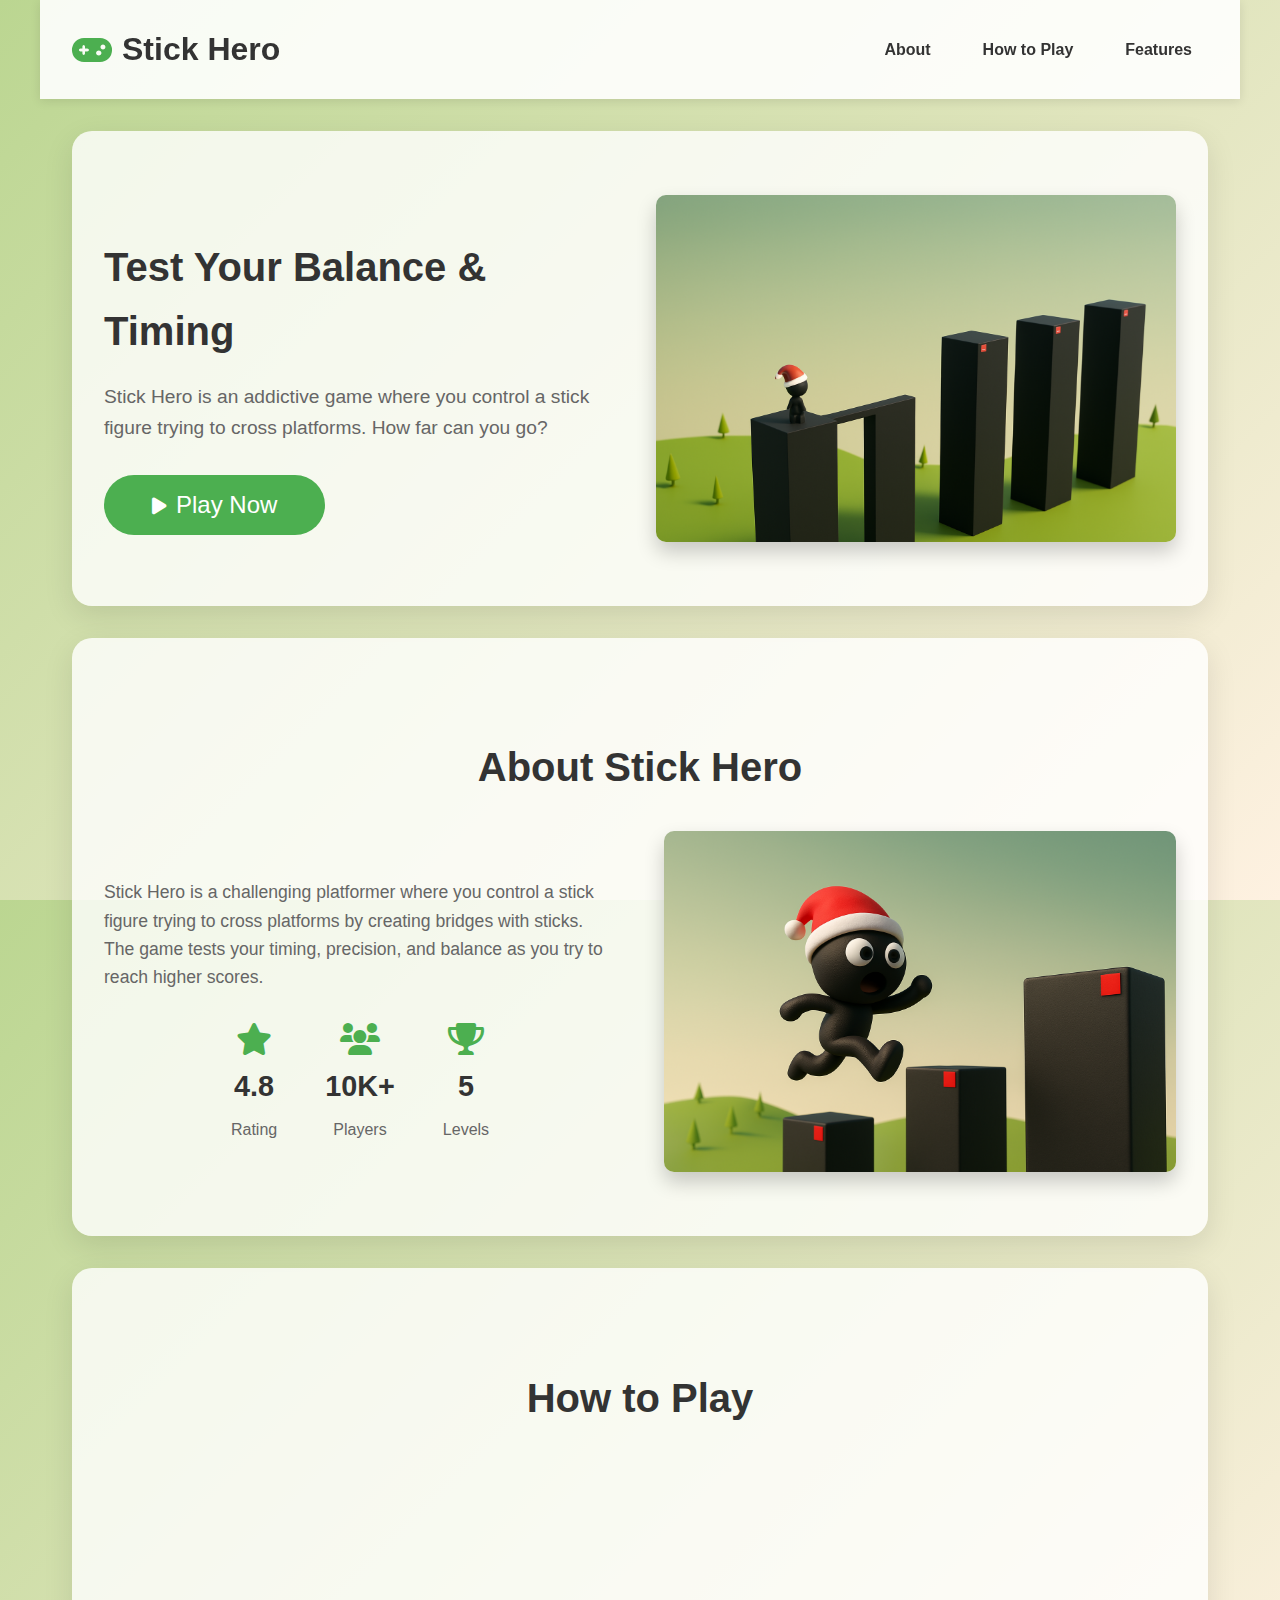
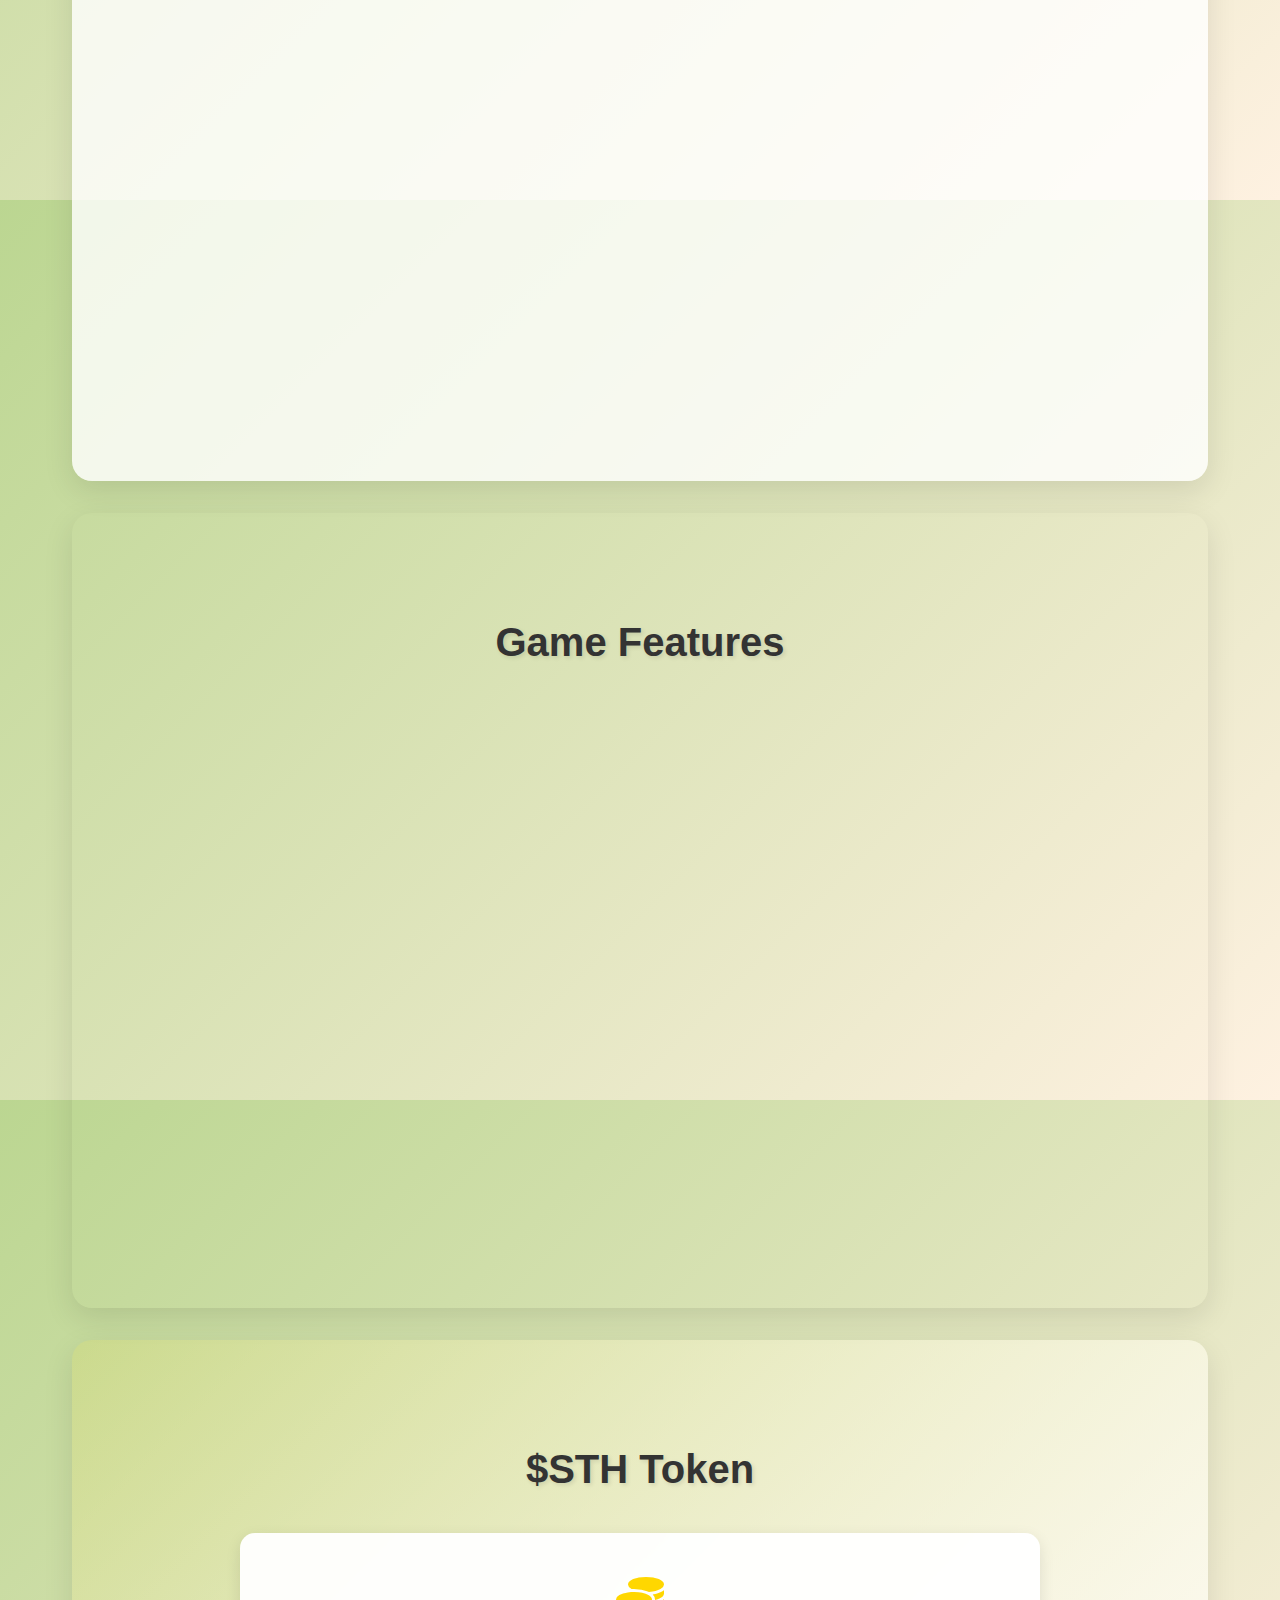
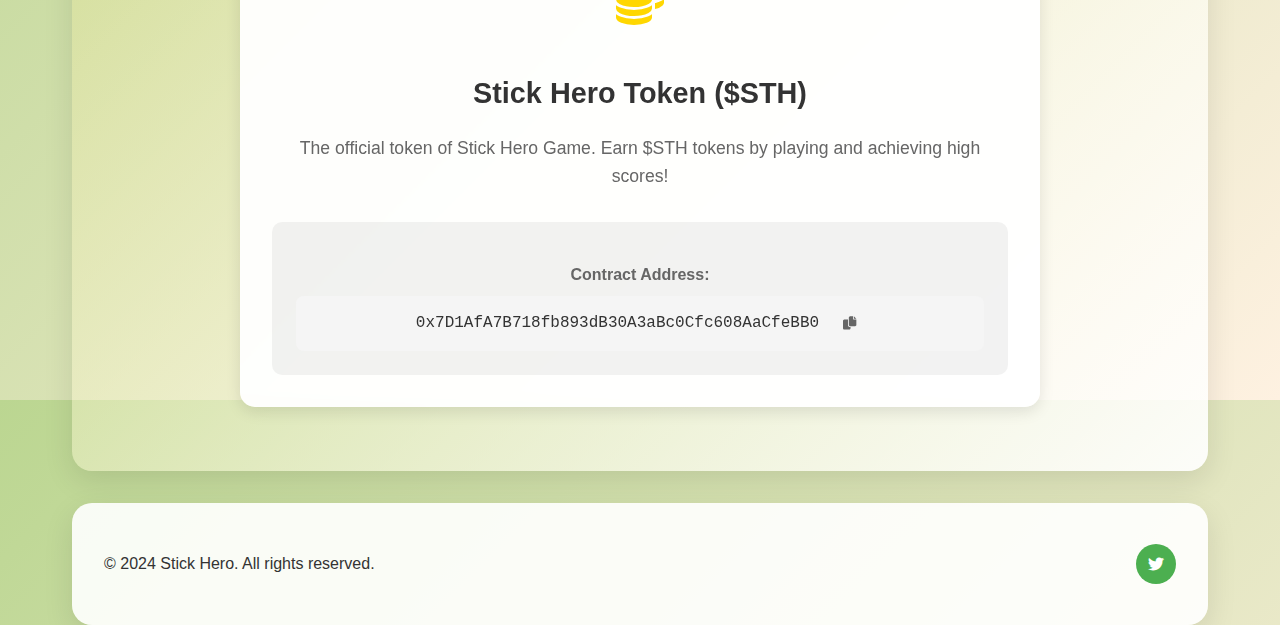
<file: index.html>
<!DOCTYPE html>
<html lang="en">
<head>
    <meta charset="UTF-8">
    <meta name="viewport" content="width=device-width, initial-scale=1.0, maximum-scale=1.0, user-scalable=no">
    <meta name="apple-mobile-web-app-capable" content="yes">
    <meta name="mobile-web-app-capable" content="yes">
    <title>Stick Hero Game</title>
    <link rel="stylesheet" href="styles.css">
    <link rel="stylesheet" href="https://cdnjs.cloudflare.com/ajax/libs/font-awesome/6.0.0-beta3/css/all.min.css">
</head>
<body>
    <div class="landing-container">
        <header class="game-header">
            <div class="logo">
                <i class="fas fa-gamepad"></i>
                <h1>Stick Hero</h1>
            </div>
            <button class="mobile-menu-toggle" aria-label="Toggle menu">
                <i class="fas fa-bars"></i>
            </button>
            <nav class="main-nav">
                <a href="#about" class="nav-link">About</a>
                <a href="#how-to-play" class="nav-link">How to Play</a>
                <a href="#features" class="nav-link">Features</a>
            </nav>
        </header>

        <section class="hero-section">
            <div class="hero-content">
                <h2>Test Your Balance & Timing</h2>
                <p>Stick Hero is an addictive game where you control a stick figure trying to cross platforms. How far can you go?</p>
                <button id="start-game" class="play-button">
                    <i class="fas fa-play"></i> Play Now
                </button>
            </div>
            <div class="hero-image">
                <img src="ChatGPT Image Apr 5, 2025 at 10_24_57 AM.png" alt="Stick Hero Game Preview">
            </div>
        </section>

        <section id="about" class="about-section">
            <h2>About Stick Hero</h2>
            <div class="about-content">
                <div class="about-text">
                    <p>Stick Hero is a challenging platformer where you control a stick figure trying to cross platforms by creating bridges with sticks. The game tests your timing, precision, and balance as you try to reach higher scores.</p>
                    <div class="stats-container">
                        <div class="stat-item">
                            <i class="fas fa-star"></i>
                            <span class="stat-value">4.8</span>
                            <span class="stat-label">Rating</span>
                        </div>
                        <div class="stat-item">
                            <i class="fas fa-users"></i>
                            <span class="stat-value">10K+</span>
                            <span class="stat-label">Players</span>
                        </div>
                        <div class="stat-item">
                            <i class="fas fa-trophy"></i>
                            <span class="stat-value">5</span>
                            <span class="stat-label">Levels</span>
                        </div>
                    </div>
                </div>
                <div class="about-image">
                    <img src="ChatGPT Image Apr 5, 2025 at 10_31_56 AM.png" alt="Stick Hero Game Action">
                </div>
            </div>
        </section>

        <section id="how-to-play" class="how-to-play-section">
            <h2>How to Play</h2>
            <div class="instructions-container">
                <div class="instruction-card">
                    <div class="instruction-icon"><i class="fas fa-mouse-pointer"></i></div>
                    <h3>Hold to Stretch</h3>
                    <p>Press and hold the mouse button to stretch out a stick</p>
                </div>
                <div class="instruction-card">
                    <div class="instruction-icon"><i class="fas fa-mouse-pointer"></i></div>
                    <h3>Release to Fall</h3>
                    <p>Release the mouse button to make the stick fall</p>
                </div>
                <div class="instruction-card">
                    <div class="instruction-icon"><i class="fas fa-bullseye"></i></div>
                    <h3>Land Perfectly</h3>
                    <p>Land in the red area for double points!</p>
                </div>
                <div class="instruction-card">
                    <div class="instruction-icon"><i class="fas fa-exclamation-triangle"></i></div>
                    <h3>Don't Fall</h3>
                    <p>Avoid falling off the platforms</p>
                </div>
            </div>
        </section>

        <section id="features" class="features-section">
            <h2>Game Features</h2>
            <div class="features-container">
                <div class="feature-item">
                    <i class="fas fa-chart-line"></i>
                    <h3>Progressive Difficulty</h3>
                    <p>The game gets harder as you score higher</p>
                </div>
                <div class="feature-item">
                    <i class="fas fa-trophy"></i>
                    <h3>High Score System</h3>
                    <p>Track your best performance</p>
                </div>
                <div class="feature-item">
                    <i class="fas fa-coins"></i>
                    <h3>Earn Coins</h3>
                    <p>Collect coins while playing to unlock rewards</p>
                </div>
                <div class="feature-item">
                    <i class="fas fa-volume-up"></i>
                    <h3>Sound Effects</h3>
                    <p>Immersive audio experience</p>
                </div>
                <div class="feature-item">
                    <i class="fas fa-mobile-alt"></i>
                    <h3>Responsive Design</h3>
                    <p>Play on any device</p>
                </div>
            </div>
        </section>

        <section id="token" class="token-section">
            <h2>$STH Token</h2>
            <div class="token-container">
                <div class="token-info">
                    <div class="token-icon">
                        <i class="fas fa-coins"></i>
                    </div>
                    <h3>Stick Hero Token ($STH)</h3>
                    <p class="token-description">The official token of Stick Hero Game. Earn $STH tokens by playing and achieving high scores!</p>
                    <div class="contract-address">
                        <p>Contract Address:</p>
                        <div class="address-container">
                            <code>0x7D1AfA7B718fb893dB30A3aBc0Cfc608AaCfeBB0</code>
                            <button class="copy-button" onclick="copyAddress()">
                                <i class="fas fa-copy"></i>
                            </button>
                        </div>
                    </div>
                </div>
            </div>
        </section>

        <footer class="game-footer">
            <div class="footer-content">
                <p>&copy; 2024 Stick Hero. All rights reserved.</p>
                <div class="social-links">
                    <a href="https://twitter.com" class="social-link" target="_blank">
                        <i class="fab fa-twitter"></i>
                    </a>
                </div>
            </div>
        </footer>
    </div>
    <script src="landing.js"></script>
</body>
</html>
</file>
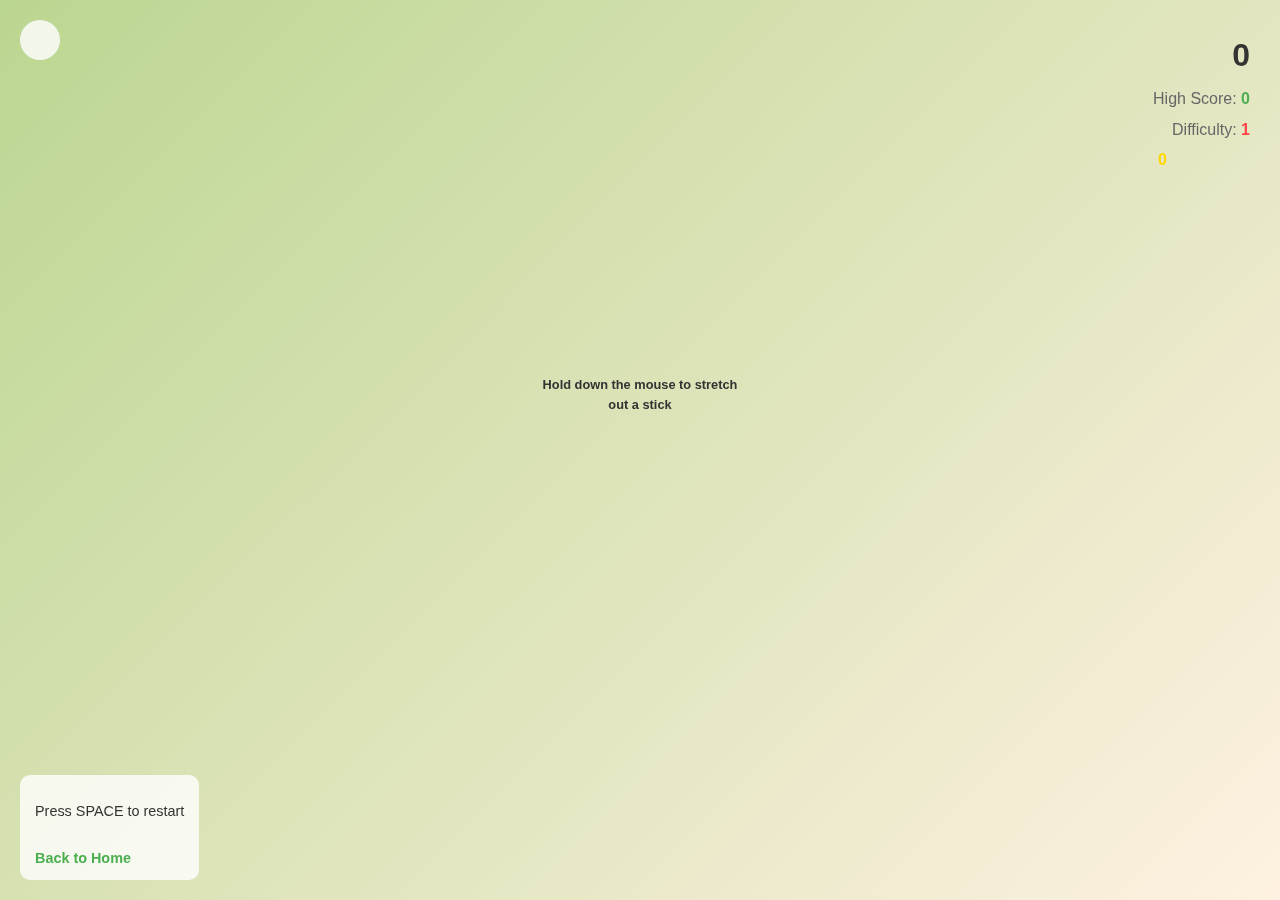
<file: game.html>
<!DOCTYPE html>
<html lang="en">
<head>
    <meta charset="UTF-8">
    <meta name="viewport" content="width=device-width, initial-scale=1.0, maximum-scale=1.0, user-scalable=no">
    <meta name="apple-mobile-web-app-capable" content="yes">
    <meta name="mobile-web-app-capable" content="yes">
    <title>Stick Hero - Game</title>
    <link rel="stylesheet" href="styles.css">
</head>
<body class="game-page">
    <div class="container">
        <div class="score-container">
            <div id="score">0</div>
            <div class="high-score">High Score: <span id="high-score">0</span></div>
            <div class="difficulty">Difficulty: <span id="difficulty-level">1</span></div>
            <div class="coins"><i class="fas fa-coins"></i> <span id="coins">0</span></div>
        </div>
        <canvas id="game" width="375" height="375"></canvas>
        <div id="introduction">Hold down the mouse to stretch out a stick</div>
        <div id="perfect">DOUBLE SCORE</div>
        <button id="restart">RESTART</button>
    </div>
    <div class="controls-info">
        <p>Press SPACE to restart</p>
        <a href="index.html" class="home-link">Back to Home</a>
    </div>
    <script src="game.js"></script>
</body>
</html>
</file>
<file: styles.css>
/* Global Styles */
html, body {
    height: 100%;
    margin: 0;
    font-family: "Segoe UI", Tahoma, Geneva, Verdana, sans-serif;
    scroll-behavior: smooth;
}

body {
    background: linear-gradient(135deg, #BBD691 0%, #FEF1E1 100%);
    color: #333;
    line-height: 1.6;
    min-height: 100vh;
}

/* Game-specific body class */
body.game-page {
    position: fixed;
    width: 100%;
    height: 100%;
    overflow: hidden;
    touch-action: none;
    -webkit-overflow-scrolling: none;
}

/* Landing Page Styles */
.landing-container {
    max-width: 1200px;
    margin: 0 auto;
    padding: 0 1rem;
}

/* Header Styles */
.game-header {
    display: flex;
    justify-content: space-between;
    align-items: center;
    padding: 1.5rem 2rem;
    background-color: rgba(255, 255, 255, 0.9);
    box-shadow: 0 2px 10px rgba(0, 0, 0, 0.1);
    position: sticky;
    top: 0;
    z-index: 100;
}

.logo {
    display: flex;
    align-items: center;
    gap: 10px;
}

.logo i {
    font-size: 2rem;
    color: #4CAF50;
}

.logo h1 {
    font-size: 2rem;
    margin: 0;
    color: #333;
}

.main-nav {
    display: flex;
    gap: 20px;
}

.nav-link {
    color: #333;
    text-decoration: none;
    font-weight: 600;
    padding: 0.5rem 1rem;
    border-radius: 5px;
    transition: all 0.3s ease;
}

.nav-link:hover {
    background-color: #4CAF50;
    color: white;
}

/* Hero Section */
.hero-section {
    display: flex;
    align-items: center;
    justify-content: space-between;
    padding: 4rem 2rem;
    background-color: rgba(255, 255, 255, 0.8);
    margin: 2rem;
    border-radius: 20px;
    box-shadow: 0 10px 30px rgba(0, 0, 0, 0.1);
}

.hero-content {
    flex: 1;
    padding-right: 2rem;
}

.hero-images {
    flex: 1;
    display: flex;
    gap: 1rem;
    justify-content: center;
    align-items: center;
}

.hero-image {
    flex: 1;
    display: flex;
    justify-content: center;
    align-items: center;
    transition: transform 0.3s ease;
}

.hero-image img {
    max-width: 100%;
    height: auto;
    border-radius: 10px;
    box-shadow: 0 10px 20px rgba(0, 0, 0, 0.2);
    transition: transform 0.3s ease;
}

.hero-image:hover img {
    transform: scale(1.05);
}

.hero-content h2 {
    font-size: 2.5rem;
    margin-bottom: 1rem;
    color: #333;
}

.hero-content p {
    font-size: 1.2rem;
    margin-bottom: 2rem;
    color: #666;
}

/* About Section */
.about-section {
    padding: 4rem 2rem;
    background-color: rgba(255, 255, 255, 0.8);
    margin: 2rem;
    border-radius: 20px;
    box-shadow: 0 10px 30px rgba(0, 0, 0, 0.1);
}

.about-section h2 {
    font-size: 2.5rem;
    margin-bottom: 2rem;
    text-align: center;
    color: #333;
}

.about-content {
    display: flex;
    align-items: center;
    gap: 3rem;
    max-width: 1200px;
    margin: 0 auto;
}

.about-text {
    flex: 1;
}

.about-text p {
    font-size: 1.1rem;
    color: #666;
    margin-bottom: 2rem;
    line-height: 1.6;
}

.about-image {
    flex: 1;
    display: flex;
    justify-content: center;
    align-items: center;
}

.about-image img {
    max-width: 100%;
    height: auto;
    border-radius: 10px;
    box-shadow: 0 10px 20px rgba(0, 0, 0, 0.2);
    transition: transform 0.3s ease;
}

.about-image img:hover {
    transform: scale(1.05);
}

.stats-container {
    display: flex;
    justify-content: center;
    gap: 3rem;
    margin-top: 2rem;
}

.stat-item {
    display: flex;
    flex-direction: column;
    align-items: center;
    gap: 0.5rem;
}

.stat-item i {
    font-size: 2rem;
    color: #4CAF50;
}

.stat-value {
    font-size: 1.8rem;
    font-weight: bold;
    color: #333;
}

.stat-label {
    font-size: 1rem;
    color: #666;
}

/* How to Play Section */
.how-to-play-section {
    padding: 4rem 2rem;
    background-color: rgba(255, 255, 255, 0.8);
    margin: 2rem;
    border-radius: 20px;
    box-shadow: 0 10px 30px rgba(0, 0, 0, 0.1);
}

.how-to-play-section h2 {
    font-size: 2.5rem;
    margin-bottom: 2rem;
    text-align: center;
    color: #333;
}

.instructions-container {
    display: grid;
    grid-template-columns: repeat(auto-fit, minmax(250px, 1fr));
    gap: 2rem;
}

.instruction-card {
    background-color: white;
    padding: 2rem;
    border-radius: 15px;
    box-shadow: 0 5px 15px rgba(0, 0, 0, 0.1);
    text-align: center;
    transition: transform 0.3s ease;
}

.instruction-card:hover {
    transform: translateY(-10px);
}

.instruction-icon {
    width: 70px;
    height: 70px;
    background-color: #4CAF50;
    border-radius: 50%;
    display: flex;
    justify-content: center;
    align-items: center;
    margin: 0 auto 1.5rem;
}

.instruction-icon i {
    font-size: 1.8rem;
    color: white;
}

.instruction-card h3 {
    font-size: 1.3rem;
    margin-bottom: 1rem;
    color: #333;
}

.instruction-card p {
    color: #666;
}

/* Features Section */
.features-section {
    padding: 4rem 2rem;
    background: linear-gradient(rgba(255, 255, 255, 0.9), rgba(255, 255, 255, 0.9)),
                url('ChatGPT Image Apr 5, 2025 at 10_43_44 AM.png');
    background-size: cover;
    background-position: center;
    background-attachment: fixed;
    margin: 2rem;
    border-radius: 20px;
    box-shadow: 0 10px 30px rgba(0, 0, 0, 0.1);
}

.features-section h2 {
    font-size: 2.5rem;
    margin-bottom: 2rem;
    text-align: center;
    color: #333;
    text-shadow: 2px 2px 4px rgba(0, 0, 0, 0.1);
}

.features-container {
    display: grid;
    grid-template-columns: repeat(auto-fit, minmax(250px, 1fr));
    gap: 2rem;
    position: relative;
    z-index: 1;
}

.feature-item {
    background-color: rgba(255, 255, 255, 0.95);
    padding: 2rem;
    border-radius: 15px;
    text-align: center;
    box-shadow: 0 5px 15px rgba(0, 0, 0, 0.1);
    transition: transform 0.3s ease, box-shadow 0.3s ease;
    backdrop-filter: blur(5px);
}

.feature-item i {
    font-size: 2.5rem;
    color: #ff4444;
    margin-bottom: 1rem;
}

.feature-item h3 {
    font-size: 1.5rem;
    margin-bottom: 1rem;
    color: #333;
}

.feature-item p {
    color: #666;
    margin-bottom: 1rem;
}

.feature-image {
    margin-top: 1rem;
    border-radius: 10px;
    overflow: hidden;
    box-shadow: 0 5px 15px rgba(0, 0, 0, 0.2);
}

.feature-image img {
    width: 100%;
    height: auto;
    display: block;
    transition: transform 0.3s ease;
}

.feature-item:hover .feature-image img {
    transform: scale(1.05);
}

.feature-item:hover {
    transform: translateY(-5px);
    box-shadow: 0 8px 25px rgba(0, 0, 0, 0.15);
}

/* Footer */
.game-footer {
    background-color: rgba(255, 255, 255, 0.9);
    padding: 2rem;
    margin: 2rem;
    border-radius: 20px;
    box-shadow: 0 10px 30px rgba(0, 0, 0, 0.1);
}

.footer-content {
    display: flex;
    justify-content: space-between;
    align-items: center;
}

.social-links {
    display: flex;
    gap: 1rem;
}

.social-link {
    width: 40px;
    height: 40px;
    background-color: #4CAF50;
    border-radius: 50%;
    display: flex;
    justify-content: center;
    align-items: center;
    color: white;
    text-decoration: none;
    transition: transform 0.3s ease;
}

.social-link:hover {
    transform: scale(1.1);
}

/* Play Button */
.play-button {
    padding: 1rem 3rem;
    font-size: 1.5rem;
    background: #4CAF50;
    color: white;
    border: none;
    border-radius: 50px;
    cursor: pointer;
    transition: transform 0.2s, background 0.2s;
    display: flex;
    align-items: center;
    gap: 10px;
}

.play-button:hover {
    transform: scale(1.05);
    background: #45a049;
}

.play-button i {
    font-size: 1.2rem;
}

/* Game Page Styles */
.container {
    display: flex;
    flex-direction: column;
    justify-content: center;
    align-items: center;
    height: 100%;
    width: 100%;
    position: relative;
    touch-action: none;
}

#game {
    display: block;
    touch-action: none;
    -webkit-touch-callout: none;
    -webkit-user-select: none;
    user-select: none;
    max-width: 100%;
    height: auto;
}

.score-container {
    position: absolute;
    top: 30px;
    right: 30px;
    text-align: right;
}

#score {
    font-size: 2em;
    font-weight: 900;
    color: #333;
}

.high-score {
    font-size: 1em;
    color: #666;
    margin-top: 5px;
}

#high-score {
    font-weight: bold;
    color: #4CAF50;
}

.difficulty {
    font-size: 1em;
    color: #666;
    margin-top: 5px;
}

#difficulty-level {
    font-weight: bold;
    color: #ff4444;
}

#introduction {
    width: 200px;
    height: 150px;
    position: absolute;
    font-weight: 600;
    font-size: 0.8em;
    text-align: center;
    transition: opacity 2s;
    color: #333;
}

#restart {
    width: 120px;
    height: 120px;
    position: absolute;
    border-radius: 50%;
    color: white;
    background-color: #ff4444;
    border: none;
    font-weight: 700;
    font-size: 1.2em;
    display: none;
    cursor: pointer;
    transition: transform 0.2s;
}

#restart:hover {
    transform: scale(1.1);
}

#perfect {
    position: absolute;
    opacity: 0;
    transition: opacity 2s;
    color: #4CAF50;
    font-weight: bold;
    font-size: 1.5em;
}

.controls-info {
    position: absolute;
    bottom: 20px;
    left: 20px;
    background: rgba(255, 255, 255, 0.8);
    padding: 10px 15px;
    border-radius: 10px;
    font-size: 0.9em;
    color: #333;
}

.home-link {
    display: inline-block;
    margin-top: 10px;
    color: #4CAF50;
    text-decoration: none;
    font-weight: bold;
}

.home-link:hover {
    text-decoration: underline;
}

#mute-button {
    position: absolute;
    top: 20px;
    left: 20px;
    background: rgba(255, 255, 255, 0.8);
    border: none;
    border-radius: 50%;
    width: 40px;
    height: 40px;
    font-size: 20px;
    cursor: pointer;
    transition: transform 0.2s;
    z-index: 100;
}

#mute-button:hover {
    transform: scale(1.1);
}

/* Mobile Menu Toggle */
.mobile-menu-toggle {
    display: none;
    background: none;
    border: none;
    font-size: 1.5rem;
    color: #333;
    cursor: pointer;
    padding: 0.5rem;
}

@media (max-width: 768px) {
    .mobile-menu-toggle {
        display: block;
    }

    .main-nav {
        display: none;
        width: 100%;
        position: fixed;
        top: 70px; /* Adjust based on header height */
        left: 0;
        right: 0;
        background-color: rgba(255, 255, 255, 0.98);
        padding: 1rem;
        box-shadow: 0 4px 6px rgba(0, 0, 0, 0.1);
        z-index: 1000;
        max-height: calc(100vh - 70px);
        overflow-y: auto;
    }

    .main-nav.active {
        display: flex;
        flex-direction: column;
        align-items: center;
        gap: 1rem;
    }

    .nav-link {
        width: 100%;
        text-align: center;
        padding: 1rem;
    }

    .game-header {
        position: sticky;
        top: 0;
        z-index: 1001;
        background-color: rgba(255, 255, 255, 0.98);
    }

    .landing-container {
        padding: 0 0.5rem;
    }

    .hero-section {
        flex-direction: column-reverse;
        text-align: center;
        gap: 2rem;
    }

    .hero-content {
        padding-right: 0;
    }

    .hero-image {
        width: 100%;
        max-width: 400px;
        margin: 0 auto;
    }

    .hero-image img {
        width: 100%;
        height: auto;
        object-fit: cover;
    }

    .about-section,
    .how-to-play-section,
    .features-section,
    .token-section,
    .game-footer {
        margin: 1rem;
        padding: 2rem 1rem;
    }

    .hero-content h2 {
        font-size: 1.8rem;
    }

    .hero-content p {
        font-size: 1rem;
    }

    .about-section h2,
    .how-to-play-section h2,
    .features-section h2,
    .token-section h2 {
        font-size: 1.8rem;
    }

    .stats-container {
        gap: 1.5rem;
        flex-wrap: wrap;
        justify-content: center;
    }

    .stat-item {
        flex: 0 0 calc(50% - 1.5rem);
    }

    .instruction-card,
    .feature-item {
        padding: 1.5rem;
    }

    .instruction-icon {
        width: 50px;
        height: 50px;
    }

    .instruction-icon i {
        font-size: 1.4rem;
    }

    .token-info {
        padding: 1.5rem;
    }

    .address-container {
        flex-direction: column;
        align-items: center;
    }

    .address-container code {
        font-size: 0.8rem;
        word-break: break-all;
        max-width: 100%;
        margin-bottom: 0.5rem;
    }

    .about-content {
        flex-direction: column-reverse;
        text-align: center;
        gap: 2rem;
    }

    .about-text {
        padding: 0;
    }

    .about-image {
        width: 100%;
        max-width: 400px;
        margin: 0 auto;
    }

    .about-image img {
        width: 100%;
        height: auto;
        object-fit: cover;
    }

    .container {
        padding: 10px;
    }

    .score-container {
        top: 10px;
        right: 10px;
        font-size: 0.9em;
        z-index: 10;
    }

    #score {
        font-size: 1.8em;
    }

    #introduction {
        font-size: 1.2em;
        padding: 10px;
        bottom: 20%;
        width: 80%;
        height: auto;
        z-index: 10;
    }

    #perfect {
        font-size: 1.2em;
        z-index: 10;
    }

    #restart {
        width: 100px;
        height: 100px;
        font-size: 1em;
        z-index: 10;
    }

    .controls-info {
        bottom: 10px;
        font-size: 0.9em;
        z-index: 10;
    }

    #mute-button {
        top: 10px;
        left: 10px;
        width: 36px;
        height: 36px;
        font-size: 18px;
        z-index: 10;
    }
}

@media (max-width: 480px) {
    .hero-section {
        padding: 2rem 1rem;
    }

    .play-button {
        padding: 0.8rem 1.5rem;
        font-size: 1rem;
    }

    .stat-item {
        flex: 0 0 100%;
    }

    .instruction-card,
    .feature-item {
        padding: 1rem;
    }

    .token-info h3 {
        font-size: 1.4rem;
    }

    .token-description {
        font-size: 0.9rem;
    }
}

/* Prevent body scroll when mobile menu is open */
body.menu-open {
    overflow: hidden;
    position: fixed;
    width: 100%;
    height: 100%;
}

/* Animations */
@keyframes fadeInUp {
    from {
        opacity: 0;
        transform: translateY(20px);
    }
    to {
        opacity: 1;
        transform: translateY(0);
    }
}

.animate-in {
    opacity: 0;
    animation: fadeInUp 0.6s ease forwards;
}

/* Hero image parallax */
.hero-image {
    transition: transform 0.3s ease-out;
}

/* Play button hover effect */
#start-game {
    transition: all 0.3s ease;
}

#start-game:hover {
    transform: scale(1.05);
    box-shadow: 0 5px 15px rgba(0, 0, 0, 0.3);
}

/* Navigation link hover effect */
.nav-link {
    position: relative;
    transition: color 0.3s ease;
}

.nav-link::after {
    content: '';
    position: absolute;
    width: 0;
    height: 2px;
    bottom: -2px;
    left: 0;
    background-color: #ff4444;
    transition: width 0.3s ease;
}

.nav-link:hover::after {
    width: 100%;
}

/* Feature item hover effect */
.feature-item {
    transition: transform 0.3s ease, box-shadow 0.3s ease;
}

.feature-item:hover {
    transform: translateY(-5px);
    box-shadow: 0 5px 15px rgba(0, 0, 0, 0.1);
}

/* Instruction card hover effect */
.instruction-card {
    transition: transform 0.3s ease, box-shadow 0.3s ease;
}

.instruction-card:hover {
    transform: translateY(-5px);
    box-shadow: 0 5px 15px rgba(0, 0, 0, 0.1);
}

.coins {
    font-size: 1em;
    color: #666;
    margin-top: 5px;
    display: flex;
    align-items: center;
    gap: 5px;
}

.coins i {
    color: #ffd700;
}

#coins {
    font-weight: bold;
    color: #ffd700;
}

/* Coin animation */
@keyframes coinCollect {
    0% {
        transform: scale(1);
    }
    50% {
        transform: scale(1.2);
    }
    100% {
        transform: scale(1);
    }
}

.coin-collected {
    animation: coinCollect 0.5s ease;
}

/* Token Section */
.token-section {
    padding: 4rem 2rem;
    background: linear-gradient(135deg, rgba(255, 215, 0, 0.1), rgba(255, 255, 255, 0.9));
    margin: 2rem;
    border-radius: 20px;
    box-shadow: 0 10px 30px rgba(0, 0, 0, 0.1);
}

.token-section h2 {
    font-size: 2.5rem;
    margin-bottom: 2rem;
    text-align: center;
    color: #333;
    text-shadow: 2px 2px 4px rgba(0, 0, 0, 0.1);
}

.token-container {
    max-width: 800px;
    margin: 0 auto;
}

.token-info {
    background-color: rgba(255, 255, 255, 0.95);
    padding: 2rem;
    border-radius: 15px;
    text-align: center;
    box-shadow: 0 5px 15px rgba(0, 0, 0, 0.1);
    backdrop-filter: blur(5px);
}

.token-icon {
    font-size: 3rem;
    color: #ffd700;
    margin-bottom: 1rem;
    animation: shine 2s infinite;
}

.token-info h3 {
    font-size: 1.8rem;
    color: #333;
    margin-bottom: 1rem;
}

.token-description {
    color: #666;
    margin-bottom: 2rem;
    font-size: 1.1rem;
    line-height: 1.6;
}

.contract-address {
    background-color: rgba(0, 0, 0, 0.05);
    padding: 1.5rem;
    border-radius: 10px;
    margin-top: 1rem;
}

.contract-address p {
    color: #666;
    margin-bottom: 0.5rem;
    font-weight: bold;
}

.address-container {
    display: flex;
    align-items: center;
    justify-content: center;
    gap: 1rem;
    background-color: #f5f5f5;
    padding: 0.75rem;
    border-radius: 8px;
    margin-top: 0.5rem;
}

.address-container code {
    font-family: monospace;
    color: #333;
    font-size: 1rem;
    word-break: break-all;
}

.copy-button {
    background: none;
    border: none;
    color: #666;
    cursor: pointer;
    padding: 0.5rem;
    border-radius: 5px;
    transition: all 0.3s ease;
}

.copy-button:hover {
    color: #333;
    background-color: rgba(0, 0, 0, 0.1);
}

@keyframes shine {
    0% {
        opacity: 1;
    }
    50% {
        opacity: 0.7;
    }
    100% {
        opacity: 1;
    }
}
</file>
